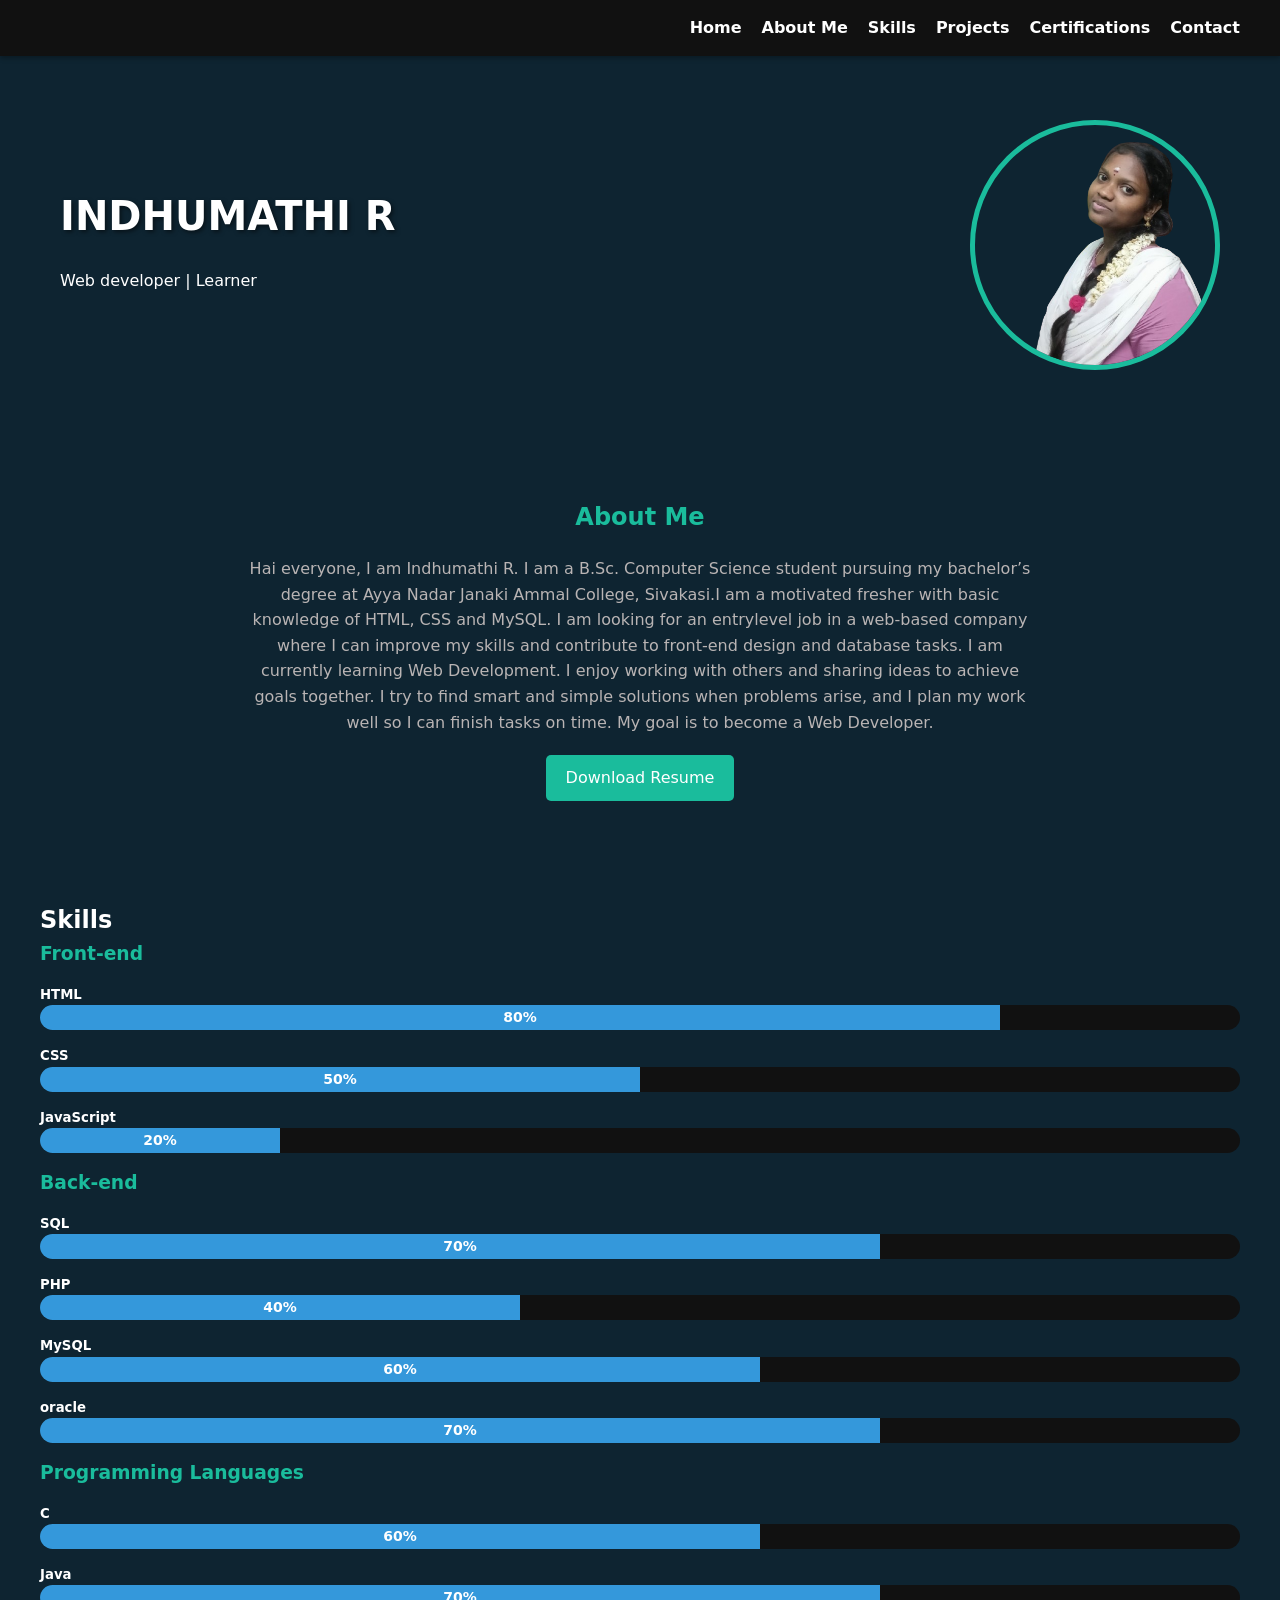
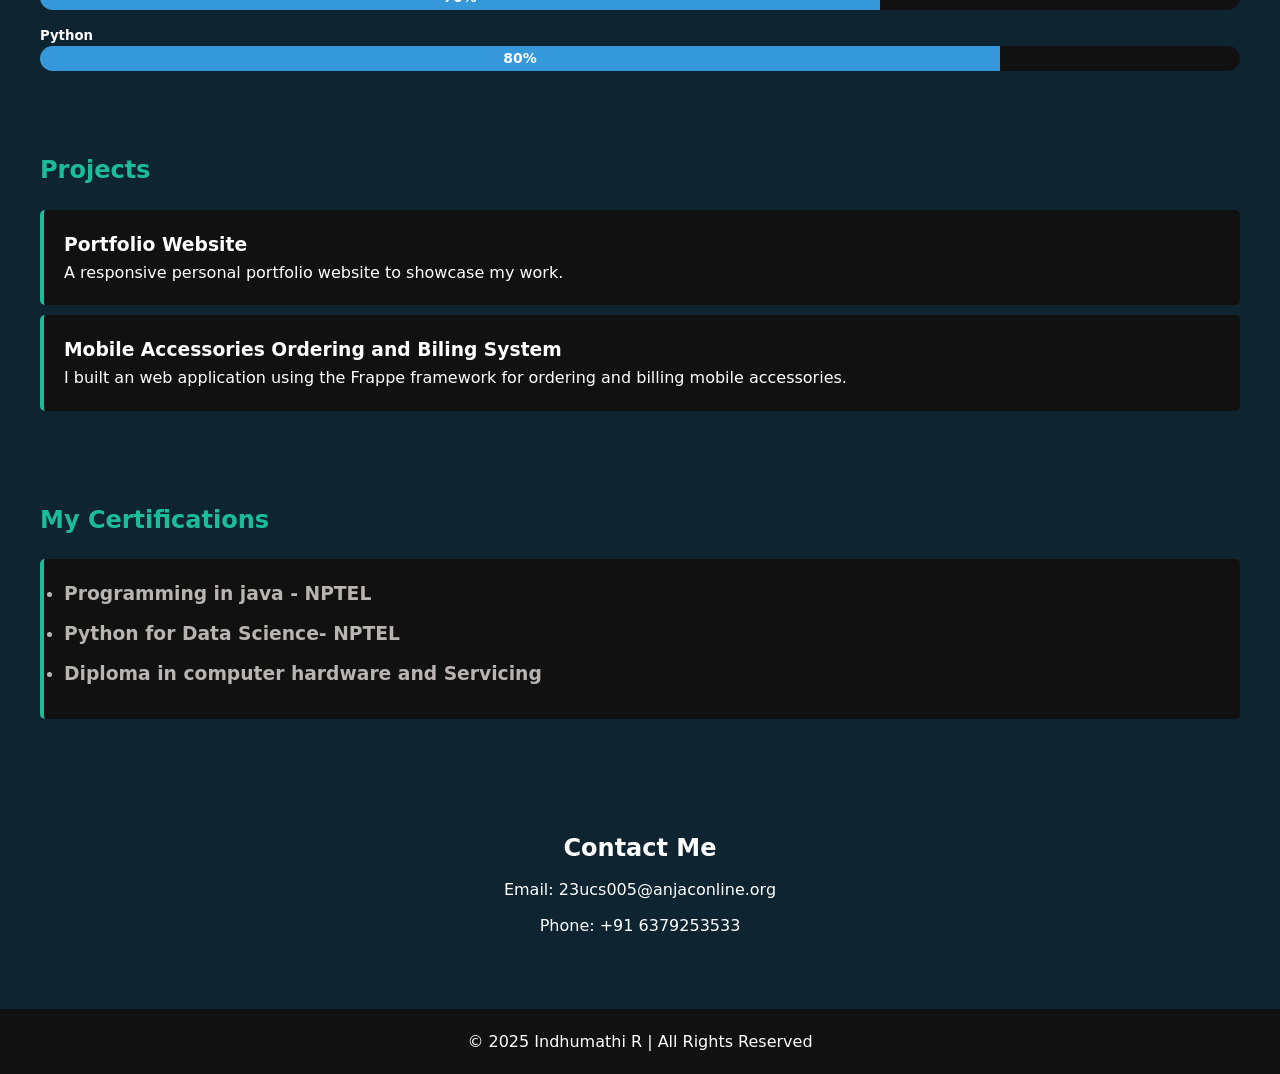
<file: index.html>
<!DOCTYPE html>
<html lang="en">
<head>
  <meta charset="UTF-8">
  <meta name="viewport" content="width=device-width, initial-scale=1.0">
  <title>My Portfolio</title>
  <link rel="stylesheet" href="style.css">
</head>

<body>
  <nav class="navbar">
    <div class="logo"></div>
    <ul class="nav-links">
      <li><a href="#home">Home</a></li>
      <li><a href="#about">About Me</a></li>
      <li><a href="#skills">Skills</a></li>
      <li><a href="#projects">Projects</a></li>
      <li><a href="#certifications">Certifications</a></li>
      <li><a href="#contact">Contact</a></li>
    </ul>
  </nav>

  <section id="home" class="hero">
    <div class="hero-content">
      <h1>INDHUMATHI R</h1>
      <p>Web developer | Learner</p>
    </div>
    <div class="hero-img">
      <img src="/images/my photo.png" alt="Indhumathi">
    </div>
  </section>

  <section id="about" class="about">
    <h2>About Me</h2>
    <p>Hai everyone, I am Indhumathi R. I am a B.Sc. Computer Science student pursuing my bachelor’s degree at Ayya Nadar Janaki Ammal College, Sivakasi.I am a motivated fresher with basic knowledge
of HTML, CSS and MySQL. I am looking for an entrylevel
job in a web-based company where I can
improve my skills and contribute to front-end
design and database tasks. I am currently learning Web Development. I enjoy working with others and sharing ideas to achieve goals together. I try to find smart and simple solutions when problems arise, and I plan my work well so I can finish tasks on time. My goal is to become a Web Developer.</p>
    <a href="/images/my resume.pdf" class="btn">Download Resume</a>
  </section>

  <section id="skills" class="skills">
  <h2>Skills</h2>
  <div class="skills-section">
  <h3>Front-end</h3>
  <div class="skill">
    <span><h5>HTML</h5></span>
    <div class="progress">
      <div class="progress-bar" style="width: 80%;">80%</div>
    </div>
  </div>
  <div class="skill">
    <span><h5>CSS</h5></span>
    <div class="progress">
      <div class="progress-bar" style="width: 50%;">50%</div>
    </div>
  </div>
  <div class="skill">
    <span><h5>JavaScript</h5></span>
    <div class="progress">
      <div class="progress-bar" style="width: 20%;">20%</div>
    </div>
  </div>
</div>
<div class="skills-section">
  <h3>Back-end</h3>
  <div class="skill">
    <span><h5>SQL</h5></span>
    <div class="progress">
      <div class="progress-bar" style="width: 70%;">70%</div>
    </div>
  </div>
  <div class="skill">
    <span><h5>PHP</h5></span>
    <div class="progress">
      <div class="progress-bar" style="width: 40%;">40%</div>
    </div>
  </div>
  <div class="skill">
    <span><h5>MySQL</h5></span>
    <div class="progress">
      <div class="progress-bar" style="width: 60%;">60%</div>
    </div>
  </div>
  <div class="skill">
    <span><h5>oracle</h5></span>
    <div class="progress">
      <div class="progress-bar" style="width: 70%;">70%</div>
    </div>
  </div>
</div>
  <div class="skills-section">
  <h3>Programming Languages</h3>
  <div class="skill">
    <span><h5>C</h5></span>
    <div class="progress">
      <div class="progress-bar" style="width: 60%;">60%</div>
    </div>
  </div>
  <div class="skill">
    <span><h5>Java</h5></span>
    <div class="progress">
      <div class="progress-bar" style="width: 70%;">70%</div>
    </div>
  </div>
  <div class="skill">
    <span><h5>Python</h5></span>
    <div class="progress">
      <div class="progress-bar" style="width: 80%;">80%</div>
    </div>
  </div>
</div></section>
  </section>
  
  <section id="projects" class="projects">
    <h2>Projects</h2>
    <div class="project-card">
      <h3>Portfolio Website</h3>
      <p>A responsive personal portfolio website to showcase my work.</p>
    </div>
    <div class="project-card">
      <h3>Mobile Accessories Ordering and Biling System</h3>
      <p>I built an web application using the Frappe framework for ordering and billing mobile accessories.</p>
    </div>
  </section>
  
  <section id="certifications" class="certifications">
    <h2>My Certifications</h2>
    
    <div class="certificate-card">
      <ul>
        <li><h3>Programming in java - NPTEL </h3></li>
        <li><h3>Python for Data Science- NPTEL </h3></li>
        <li><h3>Diploma in computer hardware and Servicing</h3></li>
      </ul>
    </div>
  </section>
  
  <section id="contact" class="contact">
    <h2>Contact Me</h2>
    <p>Email: 23ucs005@anjaconline.org</p>
    <p>Phone: +91 6379253533</p>
  </section>
  
  <footer>
    <p>&copy; 2025 Indhumathi R | All Rights Reserved</p>
  </footer>
</body>
</html>
</file>
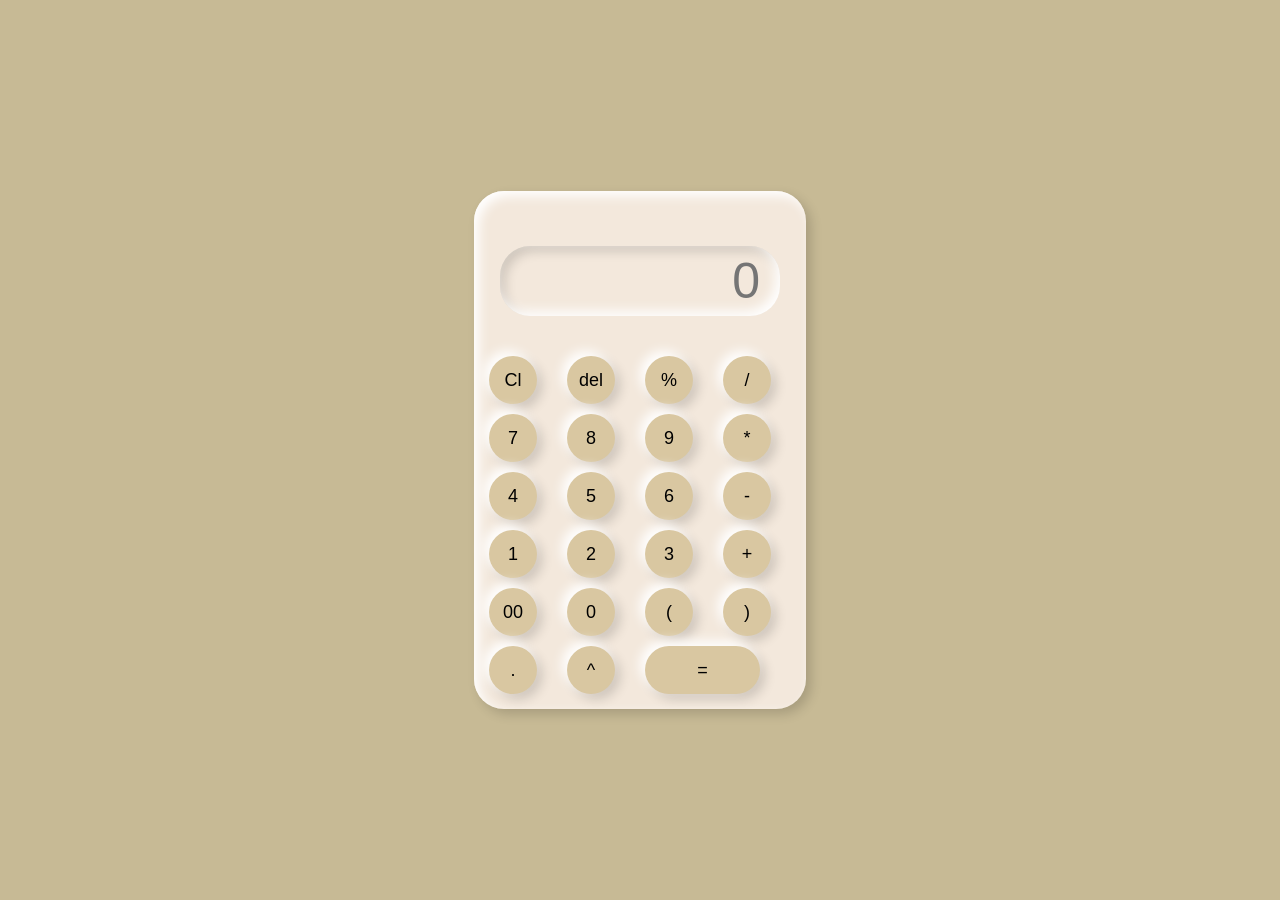
<file: calculator.html>
<!DOCTYPE html>
<html lang="en">
<head>
    <meta charset="UTF-8">
    <meta name="viewport" content="width=device-width, initial-scale=1.0">
    <title>calculator</title>
    <link rel="stylesheet" href="calculator_css.css">
    
</head>
<body>
    <div class="container">
    <div class="calculator">
        <input type="text"  placeholder="0" id="op-screen" readonly>
        <button onclick="clearsc()">Cl</button>
        <button onclick="del()">del</button>
        <button onclick="display('%')">%</button>
        <button onclick="display('/')">/</button>
        <button onclick="display('7')">7</button>
        <button onclick="display('8')">8</button>
        <button onclick="display('9')">9</button>
        <button onclick="display('*')">*</button>
        <button onclick="display('4')" >4</button>
        <button onclick="display('5')">5</button>
        <button onclick="display('6')">6</button>
        <button onclick="display('-')">-</button>
        <button onclick="display('1')">1</button>
        <button onclick="display('2')">2</button>
        <button onclick="display('3')">3</button>
        <button onclick="display('+')">+</button>
        <button onclick="display('00')">00</button>
        <button onclick="display('0')">0</button>
        <button onclick="display('(')">(</button>
        <button onclick="display(')')">)</button>
        <button onclick="display('.')">.</button>
        <button onclick="display('^')">^</button>
        <button onclick="calculate()" class="equal">=</button>
        </div>
    </div>
<script>
    let opscreen=document.getElementById("op-screen");
    function display(num) {
  opscreen.value += num;
  if (opscreen.value.length<=6) 
  {
    opscreen.style.fontSize = "50px";
  } 
  else if(opscreen.value.length>6 && opscreen.value.length<=12)
  {
    opscreen.style.fontSize = "30px";
  }
  else
  {
    opscreen.style.fontSize="20px";
  }
  opscreen.scrollLeft = opscreen.scrollWidth;
}

    function calculate() {
    try {
        let expression = opscreen.value.replace(/\^/g, '**');
        opscreen.value = eval(expression);
    } catch(error) {
        alert("Invalid Expression");
    }
}

    function clearsc()
    {
        opscreen.value= "";
        opscreen.style.fontSize = "50px";

    }
    function del() {
    opscreen.value = opscreen.value.slice(0, -1);
    if (opscreen.value.length <= 6)
    {
         opscreen.style.fontSize = "50px";
    }
    else if (opscreen.value.length <= 12) 
    { 
      opscreen.style.fontSize = "30px";
    }
    else
    {
        opscreen.style.fontSize = "20px";
    }
}
    document.addEventListener("keydown", function(event) {
    const key = event.key;
    if ((/[\d+\-*/%.()^]/).test(key)) {
        display(key);
    }
    else if (key === "Enter") {
        calculate();
    }
    else if (key === "Backspace") {
        del();
    }
    else if (key === "Escape") {
        clearsc();
    }
});

</script>
</body>
</html>
</file>
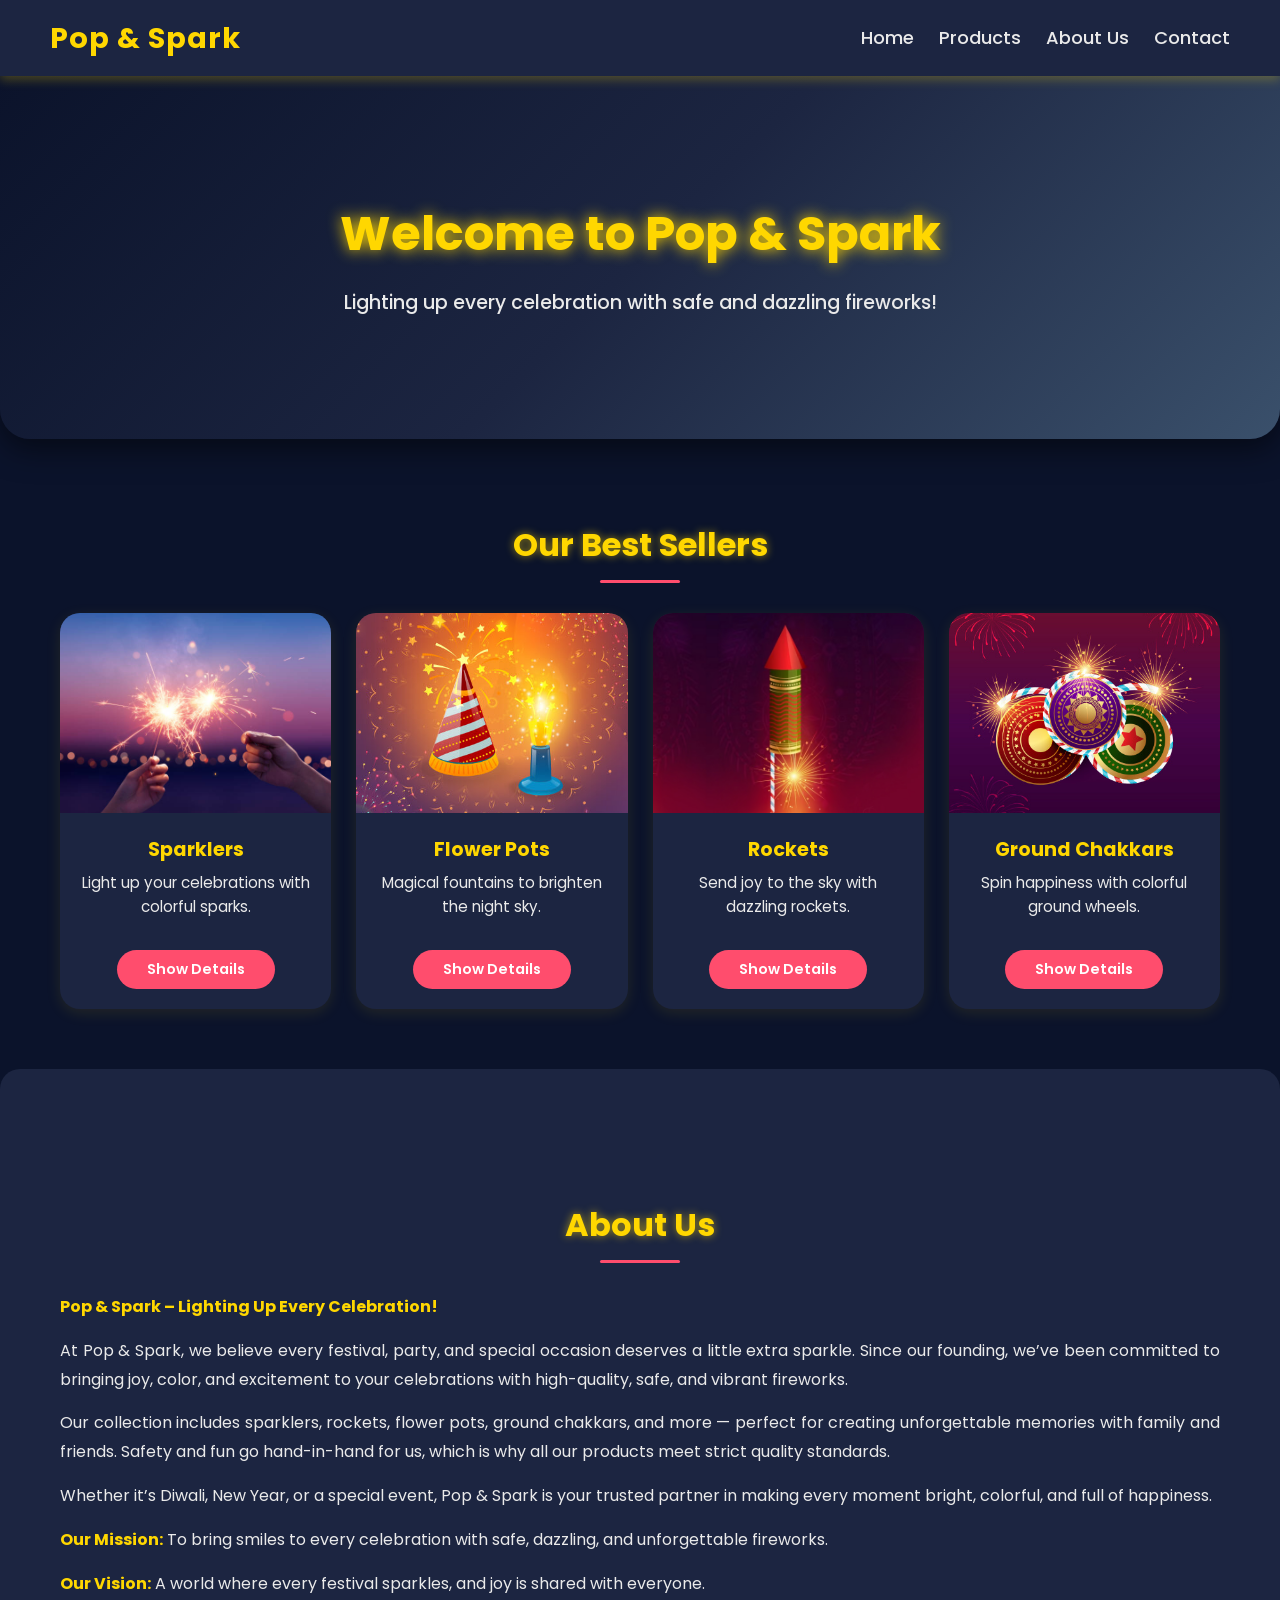
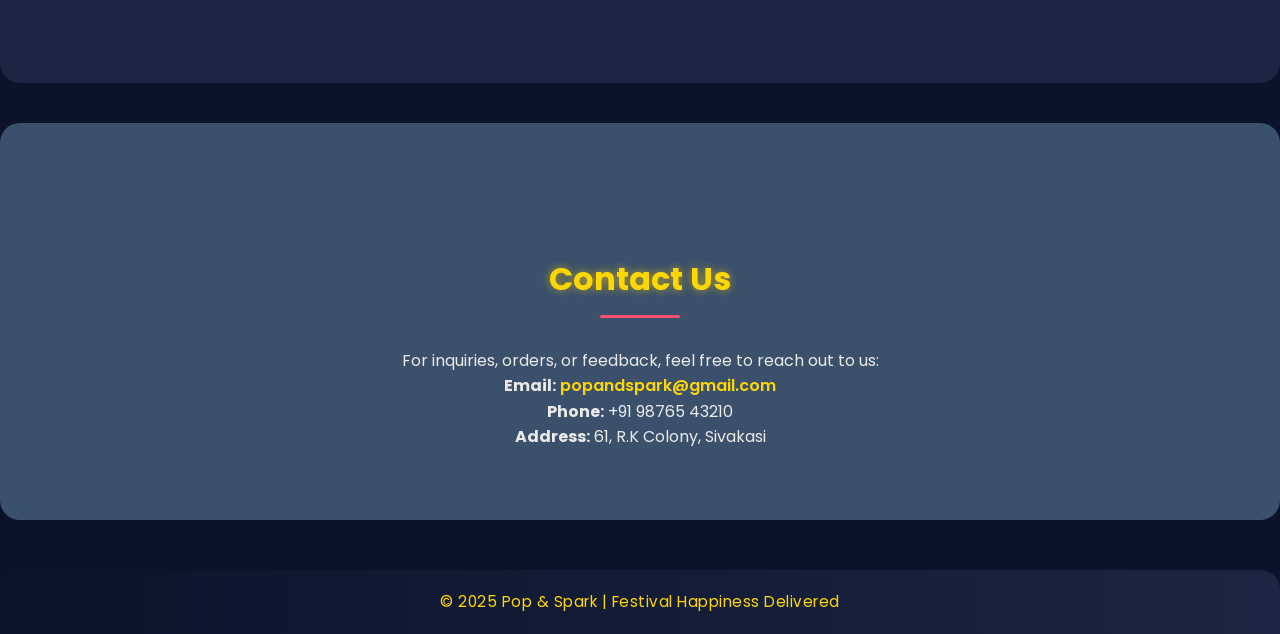
<file: landing_page.html>
<!DOCTYPE html>
<html lang="en">
<head>
  <meta charset="UTF-8">
  <meta name="viewport" content="width=device-width, initial-scale=1.0">
  <title>Crackers Shop - Landing Page</title>
  <link rel="stylesheet" href="lan_page_css.css">
  <link href="https://fonts.googleapis.com/css2?family=Poppins:wght@400;700&display=swap" rel="stylesheet">
</head>
<body>

  <nav class="navbar">
    <div class="logo">
      <h2>Pop & Spark</h2>
    </div>
    <ul class="nav-links">
      <li><a href="#home">Home</a></li>
      <li><a href="#products">Products</a></li>
      <li><a href="#about">About Us</a></li>
      <li><a href="#contact">Contact</a></li>
    </ul>
  </nav>

  <section id="home" class="hero-section">
    <div class="container">
      <h1>Welcome to Pop & Spark</h1>
      <p>Lighting up every celebration with safe and dazzling fireworks!</p>
    </div>
  </section>

  <section id="products" class="products-section">
  <div class="container">
    <h2 class="section-title">Our Best Sellers</h2>
    <div class="products">
      <div class="product">
        <img src="/images/sparklers.jpg" alt="Sparklers">
        <h3>Sparklers</h3>
        <p>Light up your celebrations with colorful sparks.</p>
        <a href="#" class="btn">Show Details</a>
      </div>
      <div class="product">
        <img src="/images/f-pot.jpg" alt="Flower Pots">
        <h3>Flower Pots</h3>
        <p>Magical fountains to brighten the night sky.</p>
        <a href="#" class="btn">Show Details</a>
      </div>
      <div class="product">
        <img src="/images/rock.jpg" alt="Rockets">
        <h3>Rockets</h3>
        <p>Send joy to the sky with dazzling rockets.</p>
        <a href="#" class="btn">Show Details</a>
      </div>
      <div class="product">
        <img src="/images/chakkra.jpg" alt="Chakkars">
        <h3>Ground Chakkars</h3>
        <p>Spin happiness with colorful ground wheels.</p>
        <a href="#" class="btn">Show Details</a>
      </div>
    </div>
  </div>
</section>

  <section id="about" class="about-section">
    <div class="container">
      <h2 class="section-title">About Us</h2>
      <p><strong>Pop & Spark – Lighting Up Every Celebration!</strong></p>
      <p>
        At Pop & Spark, we believe every festival, party, and special occasion deserves a little extra sparkle. 
        Since our founding, we’ve been committed to bringing joy, color, and excitement to your celebrations 
        with high-quality, safe, and vibrant fireworks.
      </p>
      <p>
        Our collection includes sparklers, rockets, flower pots, ground chakkars, and more — perfect for creating 
        unforgettable memories with family and friends. Safety and fun go hand-in-hand for us, which is why all our 
        products meet strict quality standards.
      </p>
      <p>
        Whether it’s Diwali, New Year, or a special event, Pop & Spark is your trusted partner in making every 
        moment bright, colorful, and full of happiness.
      </p>
      <p><strong>Our Mission:</strong> To bring smiles to every celebration with safe, dazzling, and unforgettable fireworks.</p>
      <p><strong>Our Vision:</strong> A world where every festival sparkles, and joy is shared with everyone.</p>
    </div>
  </section>
  <section id="contact" class="contact-section">
  <div class="container">
    <h2 class="section-title">Contact Us</h2>
    <p>For inquiries, orders, or feedback, feel free to reach out to us:</p>
    <p class="contact-info">
      <strong>Email:</strong> <a href="mailto:info@popandspark.com">popandspark@gmail.com</a>
      </p>
      <p><strong>Phone:</strong> +91 98765 43210
      </p>
      <p><strong>Address:</strong> 61, R.K Colony, Sivakasi</p>
    
  </div>
</section>
  <footer>
    <p>&copy; 2025 Pop & Spark | Festival Happiness Delivered </p>
  </footer>

</body>
</html>
</file>
<file: style.css>
* {
  margin: 0;
  padding: 0;
  box-sizing: border-box;
}
body {
  font-family: system-ui, -apple-system, BlinkMacSystemFont, 'Segoe UI', Roboto, Oxygen, Ubuntu, Cantarell, 'Open Sans', 'Helvetica Neue', sans-serif;
  line-height: 1.6;
  background: #0E2431;
  color: #FFFFFF;
  scroll-behavior: smooth;
}
.navbar {
  display: flex;
  justify-content: space-between;
  align-items: center;
  background: #111; 
  padding: 15px 40px;
  position: fixed;
  width: 100%;
  top: 0;
  z-index: 1000;
  box-shadow: 0 2px 5px rgba(0,0,0,0.3);
}
.navbar .logo {
  color: #1ABC9C; 
  font-size: 20px;
  font-weight: bold;
}
.nav-links {
  list-style: none;
  display: flex;
}
.nav-links li {
  margin-left: 20px;
}
.nav-links a {
  color: #FFFFFF;
  text-decoration: none;
  font-weight: bold;
  transition: color 0.3s ease;
}
.nav-links a:hover {
  color: #1ABC9C; 
}
.hero {
  display: flex;
  justify-content: space-between;
  align-items: center;
  padding: 120px 60px 60px;
  color: #FFFFFF;
}
.hero-content {
  max-width: 60%;
}
.hero-content h1 {
  font-size: 40px;
  margin-bottom: 20px;
  text-shadow: 2px 2px 4px rgba(0,0,0,0.5);
}
.hero-content p {
  margin-bottom: 20px;
}
.hero-img img {
  width: 250px;
  height: 250px;
  object-fit: cover;
  border-radius: 50%;
  border: 5px solid #1ABC9C; 
}
.about {
  padding: 60px;
  text-align: center;
}
.about h2 {
  margin-bottom: 20px;
  color: #1ABC9C; 
}
.about p {
  max-width: 800px;
  margin: 0 auto;
  color: #B9B4B4; 
}
.about .btn {
  margin-top: 20px;
  display: inline-block;
  padding: 10px 20px;
  background: #1ABC9C;
  color: #FFFFFF;
  border-radius: 5px;
  text-decoration: none;
  transition: background 0.3s ease;
}
.about .btn:hover {
  background: #16A085;
}
#skills {
  scroll-margin-top: 100px;
  margin: 40px;
}
.skills-section h3 {
  color: #1ABC9C;
  margin-bottom: 15px;
}
.skill {
  margin-bottom: 15px;
}
.progress {
  background: #111; 
  border-radius: 25px;
  overflow: hidden;
  height: 25px;
}
.progress-bar {
  background: #3498DB; 
  height: 100%;
  text-align: center;
  color: #FFFFFF;
  line-height: 25px;
  font-size: 14px;
  font-weight: bold;
  transition: width 1s ease-in-out;
}
.projects {
  padding: 40px;
}
.projects h2 {
  margin-bottom: 20px;
  color: #1ABC9C;
}
.project-card {
  background: #111;
  padding: 20px;
  margin: 10px 0;
  border-radius: 5px;
  border-left: 4px solid #1ABC9C; 
  transition: transform 0.3s ease, box-shadow 0.3s ease;
}
.project-card:hover {
  transform: translateY(-5px);
  box-shadow: 0 4px 10px rgba(0,0,0,0.3);
}
.certifications {
  padding: 40px;
}
.certifications h2 {
  margin-bottom: 20px;
  color: #1ABC9C;
}
.certificate-card {
  background: #111;
  padding: 20px;
  margin: 10px 0;
  border-radius: 5px;
  border-left: 4px solid #1ABC9C;
  transition: transform 0.3s ease, box-shadow 0.3s ease;
}
.certificate-card:hover {
  transform: translateY(-5px);
  box-shadow: 0 4px 10px rgba(0,0,0,0.3);
}
.certifications li {
  margin-bottom: 10px;
  color: #B9B4B4;
}
.contact {
  padding: 60px;
  text-align: center;
  background: #0E2431;
  color: #FFFFFF;
}
.contact p {
  margin: 10px 0;
}
footer {
  background: #111;
  color: #FFFFFF;
  text-align: center;
  padding: 20px;
}
@media (max-width: 768px) {
  .hero {
    flex-direction: column;
    text-align: center;
  }
  .hero-img img {
    width: 180px;
    height: 180px;
    margin-top: 20px;
  }
  .nav-links {
    flex-direction: column;
    gap: 10px;
  }
  #skills, .projects, .certifications {
    margin: 20px;
  }
}
</file>
<file: calculator_css.css>
* {
    margin: 0;
    padding: 0;
    box-sizing: border-box;
    font-family: sans-serif;
    outline: none;
}

body {
    background-color: #c7ba95; 
    display: flex;
    justify-content: center;
    align-items: center;
    height: 100vh;
}
.container {
    display: flex;
    justify-content: center;
    align-items: center;
}

.calculator {
    background-color: #f3e8dc; 
    padding: 15px;
    border-radius: 30px;
    box-shadow: 
        inset 5px 5px 12px #ffffff, 
        5px 5px 12px rgba(0, 0, 0, 0.16);
    display: grid;
    grid-template-columns: repeat(4, 68px);
    gap: 10px;
}
input {
    grid-column: span 4;
    height: 70px;
    width: 100%;
    max-width: 280px;
    background-color: #f3e8dc;
    box-shadow: inset -5px -5px 12px #ffffff, 
                inset 5px 5px 12px rgba(0,0,0,0.16);
    border: none;
    border-radius: 30px;
    color: rgb(70, 70, 70);
    font-size: 50px;
    text-align: end;
    margin: auto;
    margin-top: 40px;
    margin-bottom: 30px;
    padding: 20px;
    transition: all 0.2s ease;
}

button {
    height: 48px;
    width: 48px;
    background-color: #d9c7a1;
    box-shadow: -5px -5px 12px #ffffff,
                5px 5px 12px rgba(0,0,0,0.16);
    border: none;
    border-radius: 50%;
    font-size: 18px;
    cursor: pointer;
    transition: all 0.2s ease;
}

button:hover {
    background-color: #bfa575;
}
.equal {
    width: 115px;
    border-radius: 40px;
    background-color: #d9c7a1; 
    box-shadow: -5px -5px 12px #ffffff,
                5px 5px 12px rgba(0,0,0,0.16);
}

.equal:hover {
    background-color: #bfa575; 
}

@media (max-width: 400px) {
    .calculator {
        grid-template-columns: repeat(4, 1fr);
    }
    input {
        font-size: 30px;
        padding: 10px;
    }
    button {
        height: 40px;
        width: 40px;
        font-size: 16px;
    }
}
</file>
<file: lan_page_css.css>
* {
  margin: 0;
  padding: 0;
  box-sizing: border-box;
  font-family: 'Poppins', sans-serif;
}

body {
  background-color: #0B132B; 
  color: #EAEAEA; 
  line-height: 1.6;
}

.navbar {
  display: flex;
  justify-content: space-between;
  align-items: center;
  background: #1C2541; 
  color: #FFD700; 
  padding: 15px 50px;
  position: sticky;
  top: 0;
  z-index: 100;
  box-shadow: 0 4px 10px rgba(255, 215, 0, 0.25);
}

.logo h2 {
  font-size: 1.8rem;
  letter-spacing: 1px;
  color: #FFD700; 
}

.nav-links {
  list-style: none;
  display: flex;
  gap: 25px;
}

.nav-links a {
  text-decoration: none;
  color: #EAEAEA;
  font-weight: 500;
  font-size: 18px;
  transition: color 0.3s, text-shadow 0.3s;
}

.nav-links a:hover {
  color: #FF4D6D; 
  text-shadow: 0 0 10px #FF4D6D;
}


.hero-section {
  text-align: center;
  padding: 100px 20px;
  background: linear-gradient(135deg, #0B132B, #1C2541, #3A506B);
  color: #FFD700;
  border-bottom-left-radius: 30px;
  border-bottom-right-radius: 30px;
  box-shadow: 0 10px 30px rgba(0, 0, 0, 0.5);
}

.hero-section h1 {
  font-size: 3rem;
  margin-bottom: 15px;
  text-shadow: 0 0 15px #FFD700;
}

.hero-section p {
  font-size: 1.2rem;
  font-weight: 500;
  color: #EAEAEA;
}


.hero-section .btn {
  display: inline-block;
  margin-top: 25px;
  padding: 12px 30px;
  background-color: #FF4D6D; 
  color: #FFFFFF;
  font-weight: 600;
  border-radius: 50px;
  text-decoration: none;
  transition: all 0.3s ease;
}

.hero-section .btn:hover {
  background-color: #FFD700; 
  color: #0B132B;
  box-shadow: 0 0 15px #FFD700;
}


.section-title {
  text-align: center;
  font-size: 2rem;
  color: #FFD700;
  margin-top: 60px;
  margin-bottom: 30px;
  position: relative;
  text-shadow: 0 0 8px rgba(255, 215, 0, 0.6);
}

.section-title::after {
  content: "";
  display: block;
  width: 80px;
  height: 3px;
  background: #FF4D6D;
  margin: 10px auto 0;
  border-radius: 2px;
}


.container {
  max-width: 1200px;
  margin: 0 auto;
  padding: 20px;
}

.products {
  display: grid;
  grid-template-columns: repeat(auto-fit, minmax(250px, 1fr));
  gap: 25px;
}

.product {
  background: #1C2541;
  border-radius: 20px;
  overflow: hidden;
  align-items: center;
  text-align: center;
  box-shadow: 0 4px 15px rgba(255, 215, 0, 0.1);
  transition: transform 0.3s ease, box-shadow 0.3s ease;
}

.product:hover {
  transform: translateY(-10px);
  box-shadow: 0 10px 25px rgba(255, 215, 0, 0.3);
}

.product img {
  width: 100%;
  height: 200px;
  object-fit: cover;
  transition: transform 0.3s ease;
}

.product img:hover {
  transform: scale(1.05);
}

.product h3 {
  font-size: 1.2rem;
  color: #FFD700;
  margin: 15px 0 5px;
  text-align: center;
}

.product p {
  font-size: 0.95rem;
  padding: 0 15px 20px;
  text-align: center;
  color: #EAEAEA;
}

.product .btn {
  display: inline-block;
  margin: 10px auto 20px;
  padding: 8px 30px; 
  background-color: #FF4D6D; 
  color: white;
  text-decoration: none;
  font-weight: 600;
  border-radius: 40px; 
  text-align: center;
  font-size: 0.9rem; 
  transition: all 0.3s ease;
  align-items: center;
}

.product .btn:hover {
  background-color: #FFD700;
  color: #0B132B;
  box-shadow: 0 0 10px #FFD700;
}


.about-section {
  background-color: #1C2541;
  padding: 50px 20px;
  border-radius: 20px;
  margin: 40px 0;
}

.about-section p {
  color: #EAEAEA;
  font-size: 1rem;
  line-height: 1.8;
  margin-bottom: 15px;
  text-align: justify;
}

.about-section strong {
  color: #FFD700;
}

.contact-section {
  background-color: #3A506B;
  padding: 50px 20px;
  text-align: center;
  border-radius: 20px;
}

.contact-section a {
  color: #FFD700;
  text-decoration: none;
  font-weight: 600;
}

.contact-section a:hover {
  color: #FF4D6D;
}

footer {
  background: linear-gradient(90deg, #0B132B, #1C2541);
  color: #FFD700;
  text-align: center;
  padding: 20px 10px;
  margin-top: 50px;
  font-size: 0.95rem;
  letter-spacing: 0.5px;
  border-top-left-radius: 20px;
  border-top-right-radius: 20px;
}

@media (max-width: 768px) {
  .navbar {
    flex-direction: column;
    text-align: center;
    padding: 20px;
  }

  .nav-links {
    flex-direction: column;
    gap: 15px;
    margin-top: 10px;
  }

  .logo h2 {
    font-size: 1.5rem;
  }

  .section-title {
    font-size: 1.6rem;
  }

  .hero-section h1 {
    font-size: 2.2rem;
  }

  .hero-section p {
    font-size: 1rem;
  }
}

@media (max-width: 480px) {
  .product img {
    height: 160px;
  }
}
</file>
